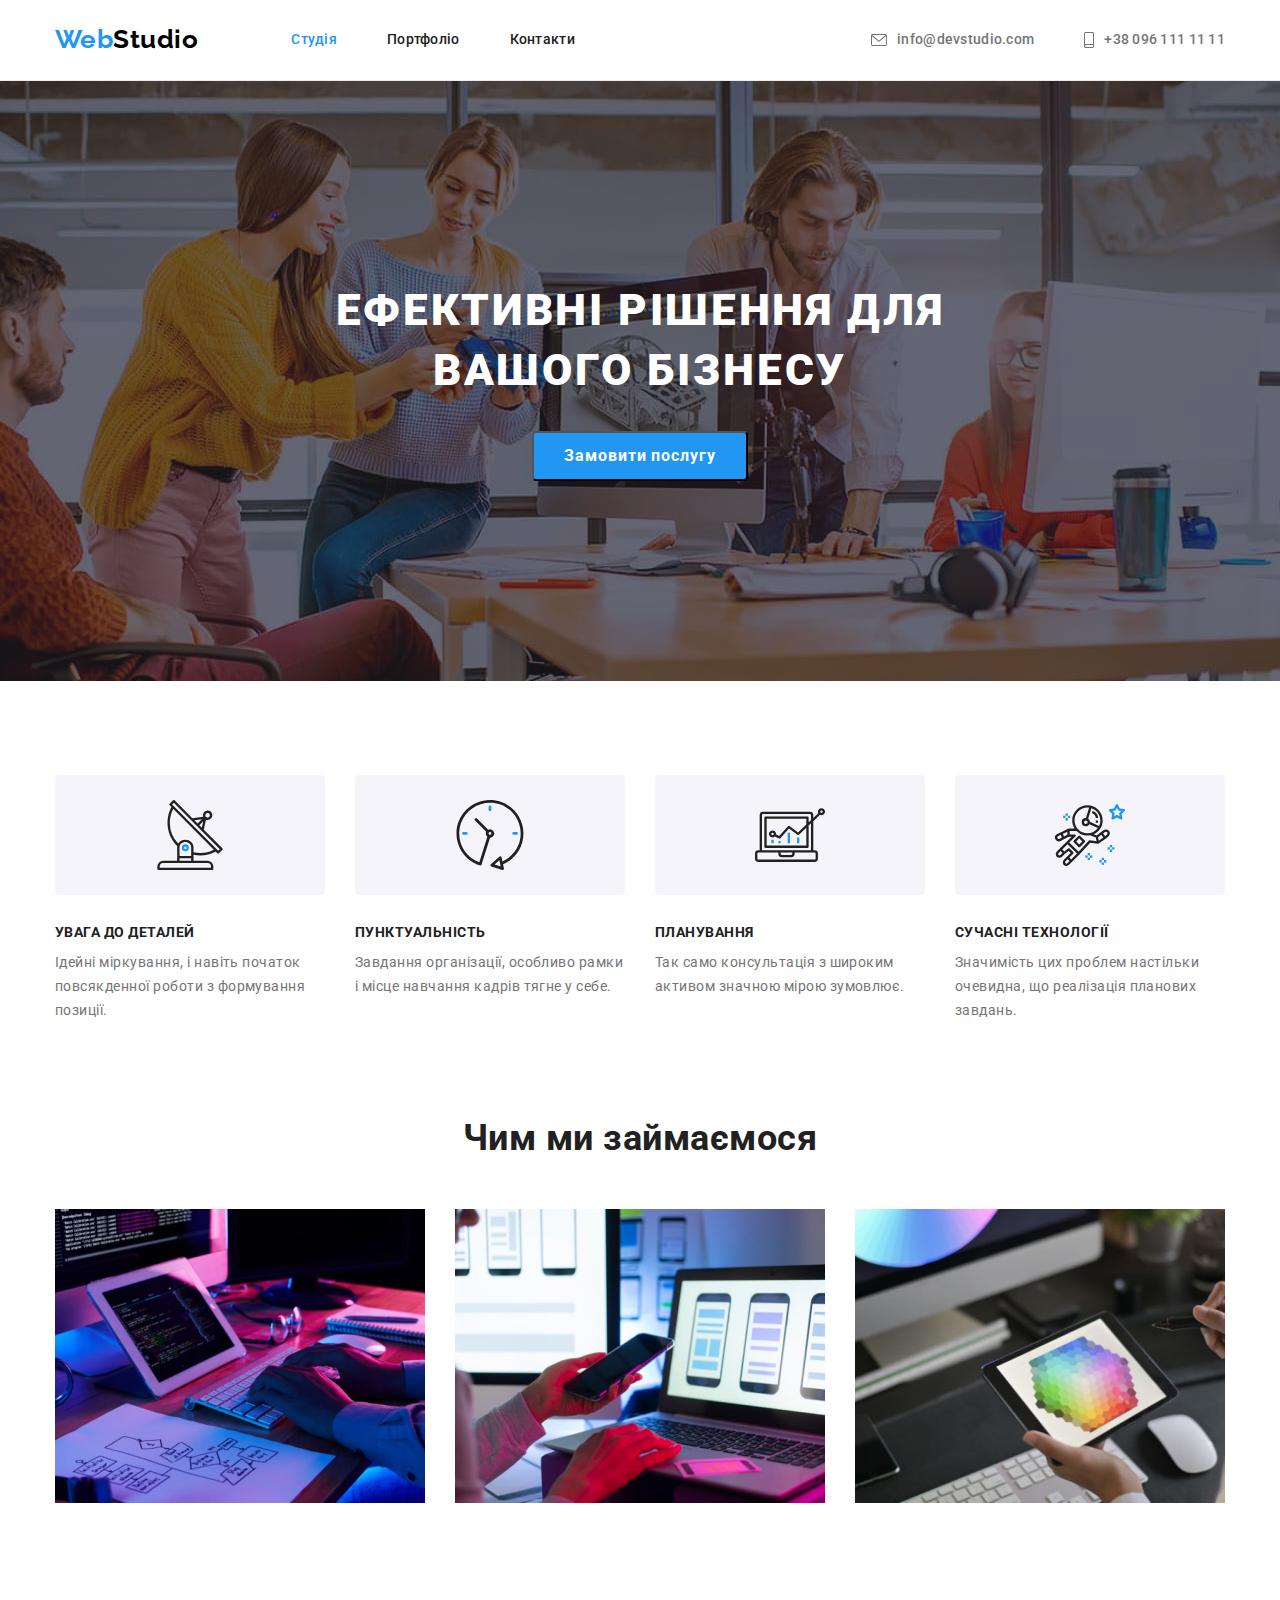
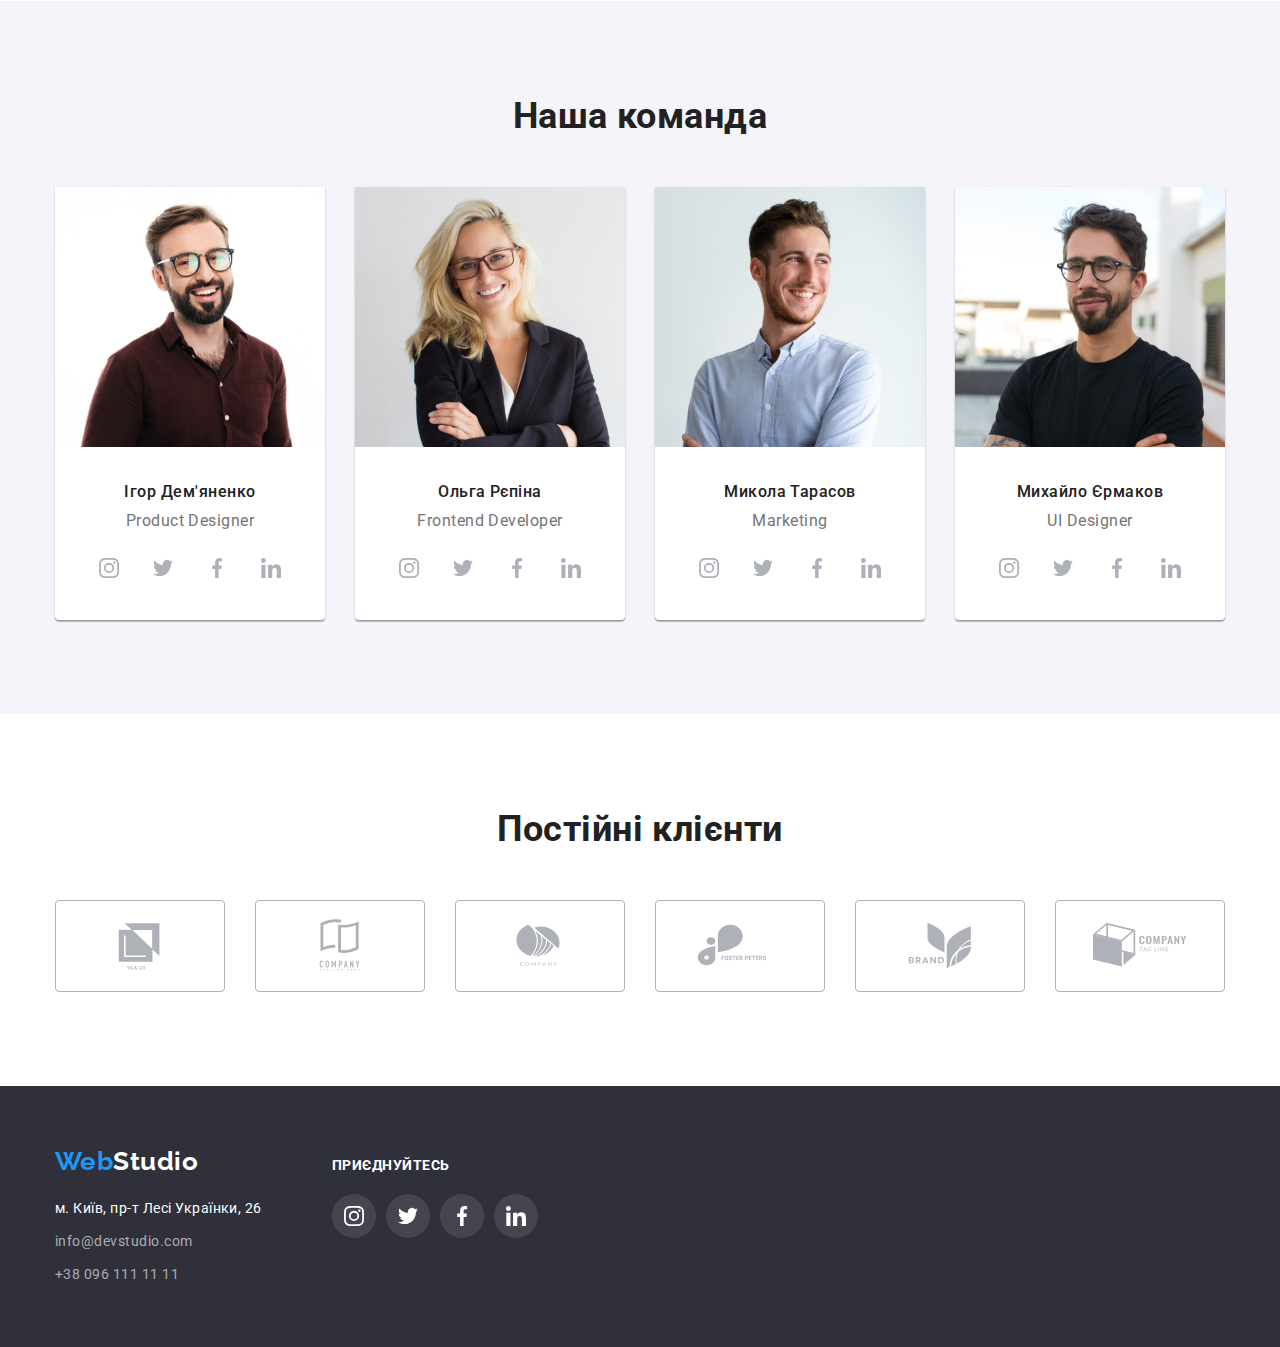
<file: index.html>
<!DOCTYPE html>
<html lang="uk">
  <head>
    <meta charset="UTF-8" />
    <meta http-equiv="X-UA-Compatible" content="IE=edge" />
    <meta name="viewport" content="width=device-width, initial-scale=1.0" />
    <title>Студія</title>
    <link
      href="https://fonts.googleapis.com/css2?family=Raleway:wght@700&family=Roboto:wght@400;500;700;900&display=swap"
      rel="stylesheet"
    />
    <link
      rel="stylesheet"
      href="https://cdnjs.cloudflare.com/ajax/libs/modern-normalize/1.1.0/modern-normalize.css"
    />
    <link rel="stylesheet" href="./css/styles.css" />
  </head>
  <body>
    <!-- Header -->
    <header class="page-header">
      <div class="container">
        <!-- Site Navigation: -->

        <!-- Site Logo -->
        <a href="./index.html" class="logo"
          ><span class="accent">Web</span>Studio</a
        >
        <nav>
          <ul class="site-nav list">
            <!-- Link list -->
            <li class="item">
              <a href="./index.html" class="current-page link">Студія</a>
            </li>
            <li class="item">
              <a href="./portfolio.html" class="link">Портфоліо</a>
            </li>
            <li class="item">
              <a href="#" class="link">Контакти</a>
            </li>
          </ul>
        </nav>
        <!-- End Site Navigation -->
        <!-- Contacts: -->
        <ul class="contacts-nav list">
          <li class="item">
            <a href="mailto:info@devstudio.com" class="link">
              <svg class="mail-icon" width="16" height="12">
                <use href="./images/icons.svg#envelope"></use>
              </svg>
              info@devstudio.com
             </a>
          </li>
          <li class="item">
            <a href="tel:+380961111111" class="link">
              <svg class="tel-icon" width="10" height="16">
                <use href="./images/icons.svg#smartphone"></use>
              </svg>
              <span class="tel-number">+38 096 111 11 11</span>
            </a>
          </li>
        </ul>
        <!-- End Contacts -->
      </div>
    </header>
    <!-- End Header -->

    <!-- Main content: -->
    <main>
      <!-- HERO: -->
      <section class="hero">
         <div class="container">
          <h1 class="hero-title">Ефективні рішення для вашого бізнесу</h1>
          <button type="button" class="button">Замовити послугу</button>
         </div>
      </section>
      <!-- End HERO -->

      <!-- Features: -->
      <section class="section feature-section">
        <div class="container">
          <h2 class="section-title visually-hidden">Наші переваги</h2>
          <ul class="feature-list list">
            <li class="item">
              <div class="feature-container">
                <svg class="feature-icon" width="70" height="70">
                  <use href="./images/icons.svg#antenna"></use>
                </svg>
              </div>
              <h3 class="title">Увага до деталей</h3>
              <p class="feature-descr">
                Ідейні міркування, і навіть початок повсякденної роботи з
                формування позиції.
              </p>
            </li>
            <li class="item">
              <div class="feature-container">
                <svg class="feature-icon" width="70" height="70">
                  <use href="./images/icons.svg#clock"></use>
                </svg>
              </div>
              <h3 class="title">Пунктуальність</h3>
              <p class="feature-descr">
                Завдання організації, особливо рамки і місце навчання кадрів
                тягне у себе.
              </p>
            </li>
            <li class="item">
              <div class="feature-container">
                <svg class="feature-icon" width="70" height="70">
                  <use href="./images/icons.svg#diagram"></use>
                </svg>
              </div>
              <h3 class="title">Планування</h3>
              <p class="feature-descr">
                Так само консультація з широким активом значною мірою зумовлює.
              </p>
            </li>
            <li class="item">
              <div class="feature-container">
                <svg class="feature-icon" width="70" height="70">
                  <use href="./images/icons.svg#astronaut"></use>
                </svg>
              </div>
              <h3 class="title">Сучасні технології</h3>
              <p class="feature-descr">
                Значимість цих проблем настільки очевидна, що реалізація
                планових завдань.
              </p>
            </li>
          </ul>
        </div>
      </section>
      <!-- End Features -->

      <!-- Directions: -->
      <section class="section">
        <div class="container">
          <h2 class="section-title">Чим ми займаємося</h2>
          <ul class="direction-list list">
            <li class="item">
              <img
                src="./images/img1.jpg"
                alt="Веб-розробка"
                width="370"
                height="294"
              />
            </li>
            <li class="item">
              <img
                src="./images/img2.jpg"
                alt="Мобільна розробка"
                width="370"
                height="294"
              />
            </li>
            <li class="item">
              <img
                src="./images/img3.jpg"
                alt="Дизайн"
                width="370"
                height="294"
              />
            </li>
          </ul>
        </div>
      </section>
      <!-- End Directions -->

      <!-- Team Members: -->
      <section class="team-section section">
        <div class="container">
          <h2 class="section-title">Наша команда</h2>
          <ul class="member-list list">
            <li class="member-card">
              <img
                src="./images/team-card1.jpg"
                alt="Учасник 1"
                width="270"
                height="260"
              />
              <div class="card-container">
                <h3 class="title">Ігор Дем'яненко</h3>
                <p class="card-descr" lang="en">Product Designer</p>
                <ul class="net-list list">
                  <li class="item">
                    <a href="#" class="net-link link">
                      <span class="visually-hidden">Посилання на Instagram</span>
                      <svg class="net-icon" width="20" height="20">
                        <use href="./images/icons.svg#instagram"></use>
                      </svg>
                    </a>
                  </li>
                  <li class="item">
                    <a href="#" class="net-link link">
                      <span class="visually-hidden">Посилання на Twitter</span>
                      <svg class="net-icon" width="20" height="20">
                        <use href="./images/icons.svg#twitter"></use>
                      </svg>
                    </a>
                  </li>
                  <li class="item">
                    <a href="#" class="net-link link">
                      <span class="visually-hidden">Посилання на Facebook</span>
                      <svg class="net-icon" width="20" height="20">
                        <use href="./images/icons.svg#facebook"></use>
                      </svg>
                    </a>
                  </li>
                  <li class="item">
                    <a href="#" class="net-link link">
                      <span class="visually-hidden">Посилання на LinkedIn</span>
                      <svg class="net-icon" width="20" height="20">
                        <use href="./images/icons.svg#linkedin"></use>
                      </svg>
                    </a>
                  </li>
                </ul>
              </div>
            </li>
            <li class="member-card">
              <img
                src="./images/team-card2.jpg"
                alt="Учасник 2"
                width="270"
                height="260"
              />
              <div class="card-container">
                <h3 class="title">Ольга Рєпіна</h3>
                <p class="card-descr" lang="en">Frontend Developer</p>
                <ul class="net-list list">
                  <li class="item">
                    <a href="#" class="net-link link">
                      <span class="visually-hidden">Посилання на Instagram</span>
                      <svg class="net-icon" width="20" height="20">
                        <use href="./images/icons.svg#instagram"></use>
                      </svg>
                    </a>
                  </li>
                  <li class="item">
                    <a href="#" class="net-link link">
                      <span class="visually-hidden">Посилання на Twitter</span>
                      <svg class="net-icon" width="20" height="20">
                        <use href="./images/icons.svg#twitter"></use>
                      </svg>
                    </a>
                  </li>
                  <li class="item">
                    <a href="#" class="net-link link">
                      <span class="visually-hidden">Посилання на Facebook</span>
                      <svg class="net-icon" width="20" height="20">
                        <use href="./images/icons.svg#facebook"></use>
                      </svg>
                    </a>
                  </li>
                  <li class="item">
                    <a href="#" class="net-link link">
                      <span class="visually-hidden">Посилання на LinkedIn</span>
                      <svg class="net-icon" width="20" height="20">
                        <use href="./images/icons.svg#linkedin"></use>
                      </svg>
                    </a>
                  </li>
                </ul>
              </div>
            </li>
            <li class="member-card">
              <img
                src="./images/team-card3.jpg"
                alt="Учасник 3"
                width="270"
                height="260"
              />
              <div class="card-container">
                <h3 class="title">Микола Тарасов</h3>
                <p class="card-descr" lang="en">Marketing</p>
                <ul class="net-list list">
                  <li class="item">
                    <a href="#" class="net-link link">
                      <span class="visually-hidden">Посилання на Instagram</span>
                      <svg class="net-icon" width="20" height="20">
                        <use href="./images/icons.svg#instagram"></use>
                      </svg>
                    </a>
                  </li>
                  <li class="item">
                    <a href="#" class="net-link link">
                      <span class="visually-hidden">Посилання на Twitter</span>
                      <svg class="net-icon" width="20" height="20">
                        <use href="./images/icons.svg#twitter"></use>
                      </svg>
                    </a>
                  </li>
                  <li class="item">
                    <a href="#" class="net-link link">
                      <span class="visually-hidden">Посилання на Facebook</span>
                      <svg class="net-icon" width="20" height="20">
                        <use href="./images/icons.svg#facebook"></use>
                      </svg>
                    </a>
                  </li>
                  <li class="item">
                    <a href="#" class="net-link link">
                      <span class="visually-hidden">Посилання на LinkedIn</span>
                      <svg class="net-icon" width="20" height="20">
                        <use href="./images/icons.svg#linkedin"></use>
                      </svg>
                    </a>
                  </li>
                </ul>
              </div>
            </li>
            <li class="member-card">
              <img
                src="./images/team-card4.jpg"
                alt="Учасник 4"
                width="270"
                height="260"
              />
              <div class="card-container">
                <h3 class="title">Михайло Єрмаков</h3>
                <p class="card-descr" lang="en">UI Designer</p>
                <ul class="net-list list">
                  <li class="item">
                    <a href="#" class="net-link link">
                      <span class="visually-hidden">Посилання на Instagram</span>
                      <svg class="net-icon" width="20" height="20">
                        <use href="./images/icons.svg#instagram"></use>
                      </svg>
                    </a>
                  </li>
                  <li class="item">
                    <a href="#" class="net-link link">
                      <span class="visually-hidden">Посилання на Twitter</span>
                      <svg class="net-icon" width="20" height="20">
                        <use href="./images/icons.svg#twitter"></use>
                      </svg>
                    </a>
                  </li>
                  <li class="item">
                    <a href="#" class="net-link link">
                      <span class="visually-hidden">Посилання на Facebook</span>
                      <svg class="net-icon" width="20" height="20">
                        <use href="./images/icons.svg#facebook"></use>
                      </svg>
                    </a>
                  </li>
                  <li class="item">
                    <a href="#" class="net-link link">
              <span class="visually-hidden">Посилання на LinkedIn</span>
                      <svg class="net-icon" width="20" height="20">
                        <use href="./images/icons.svg#linkedin"></use>
                      </svg>
                    </a>
                  </li>
                </ul>
              </div>
            </li>
          </ul>
        </div>
      </section>
      <!-- End Team Members -->

      <!-- Clients: -->
      <section class="section clients-section">
        <div class="container">
           <h2 class="section-title">Постійні клієнти</h2>
           <ul class="client-list list">
            <li class="item">
              <a href="#" class="client-link link">
                <span class="visually-hidden">Посилання на сторінку компанії</span>
                <svg class="client-icon" width="106" height="60">
                  <use href="./images/icons.svg#client1"></use>
                </svg>
              </a>
            </li>
            <li class="item">
              <a href="#" class="client-link link">
                <span class="visually-hidden">Посилання на сторінку компанії</span>
                <svg class="client-icon" width="106" height="60">
                  <use href="./images/icons.svg#client2"></use>
                </svg>
              </a>
            </li>
            <li class="item">
              <a href="#" class="client-link link">
                <span class="visually-hidden">Посилання на сторінку компанії</span>
                <svg class="client-icon" width="106" height="60">
                  <use href="./images/icons.svg#client3"></use>
                </svg>
              </a>
            </li>
            <li class="item">
              <a href="#" class="client-link link">
                <span class="visually-hidden">Посилання на сторінку компанії</span>
                <svg class="client-icon" width="106" height="60">
                  <use href="./images/icons.svg#client4"></use>
                </svg>
              </a>
            </li>
            <li class="item">
              <a href="#" class="client-link link">
                <span class="visually-hidden">Посилання на сторінку компанії</span>
                <svg class="client-icon" width="106" height="60">
                  <use href="./images/icons.svg#client5"></use>
                </svg>
              </a>
            </li>
            <li class="item">
              <a href="#" class="client-link link">
                <span class="visually-hidden">Посилання на сторінку компанії</span>
                <svg class="client-icon" width="106" height="60">
                  <use href="./images/icons.svg#client6"></use>
                </svg>
              </a>
            </li>
           </ul>
        </div>
      </section>
      <!-- End Clients -->

    </main>
    <!-- End Main Content -->

    <!-- Footer: -->
    <footer class="page-footer">
      <div class="container">

        <!-- Contacts: -->
        <div class="footer-container">
          <address>
            <!-- Site Logo -->
             <a href="./index.html" class="logo"><span class="accent">Web</span>Studio</a>
               <ul class="address-list list">
                 <li class="item">
                   <a
                     href="https://goo.gl/maps/x9aKFmAfyXgnvs488"
                     target="_blank"
                     rel="noopener noreferrer nofollow"
                     class="address-link"
                     >м. Київ, пр-т Лесі Українки, 26</a
                   >
                 </li>
                 <li class="item">
                   <a href="mailto:info@devstudio.com" class="link"
                     >info@devstudio.com</a
                   >
                 </li>
                 <li class="item">
                   <a href="tel:+380961111111" class="link">+38 096 111 11 11</a>
                 </li>
               </ul>
             </address>
             
             <div class="net-container">
               <p class="text">Приєднуйтесь</p>
               <ul class="net-list list">
                 <li class="item">
                   <a href="#" class="net-link link">
                     <span class="visually-hidden">Посилання на Instagram</span>
                     <svg class="net-icon" width="20" height="20">
                       <use href="./images/icons.svg#instagram"></use>
                     </svg>
                   </a>
                 </li>
                 <li class="item">
                   <a href="#" class="net-link link">
                     <span class="visually-hidden">Посилання на Twitter</span>
                     <svg class="net-icon" width="20" height="20">
                       <use href="./images/icons.svg#twitter"></use>
                     </svg>
                   </a>
                 </li>
                 <li class="item">
                   <a href="#" class="net-link link">
                     <span class="visually-hidden">Посилання на Facebook</span>
                     <svg class="net-icon" width="20" height="20">
                       <use href="./images/icons.svg#facebook"></use>
                     </svg>
                   </a>
                 </li>
                 <li class="item">
                   <a href="#" class="net-link link">
                      <span class="visually-hidden">Посилання на LinkedIn</span>
                     <svg class="net-icon" width="20" height="20">
                       <use href="./images/icons.svg#linkedin"></use>
                     </svg>
                   </a>
                 </li>
               </ul>
             </div>
        </div>
      <!-- End Contacts -->

      </div>
    </footer>
    <!-- End Footer -->
  </body>
</html>
</file>
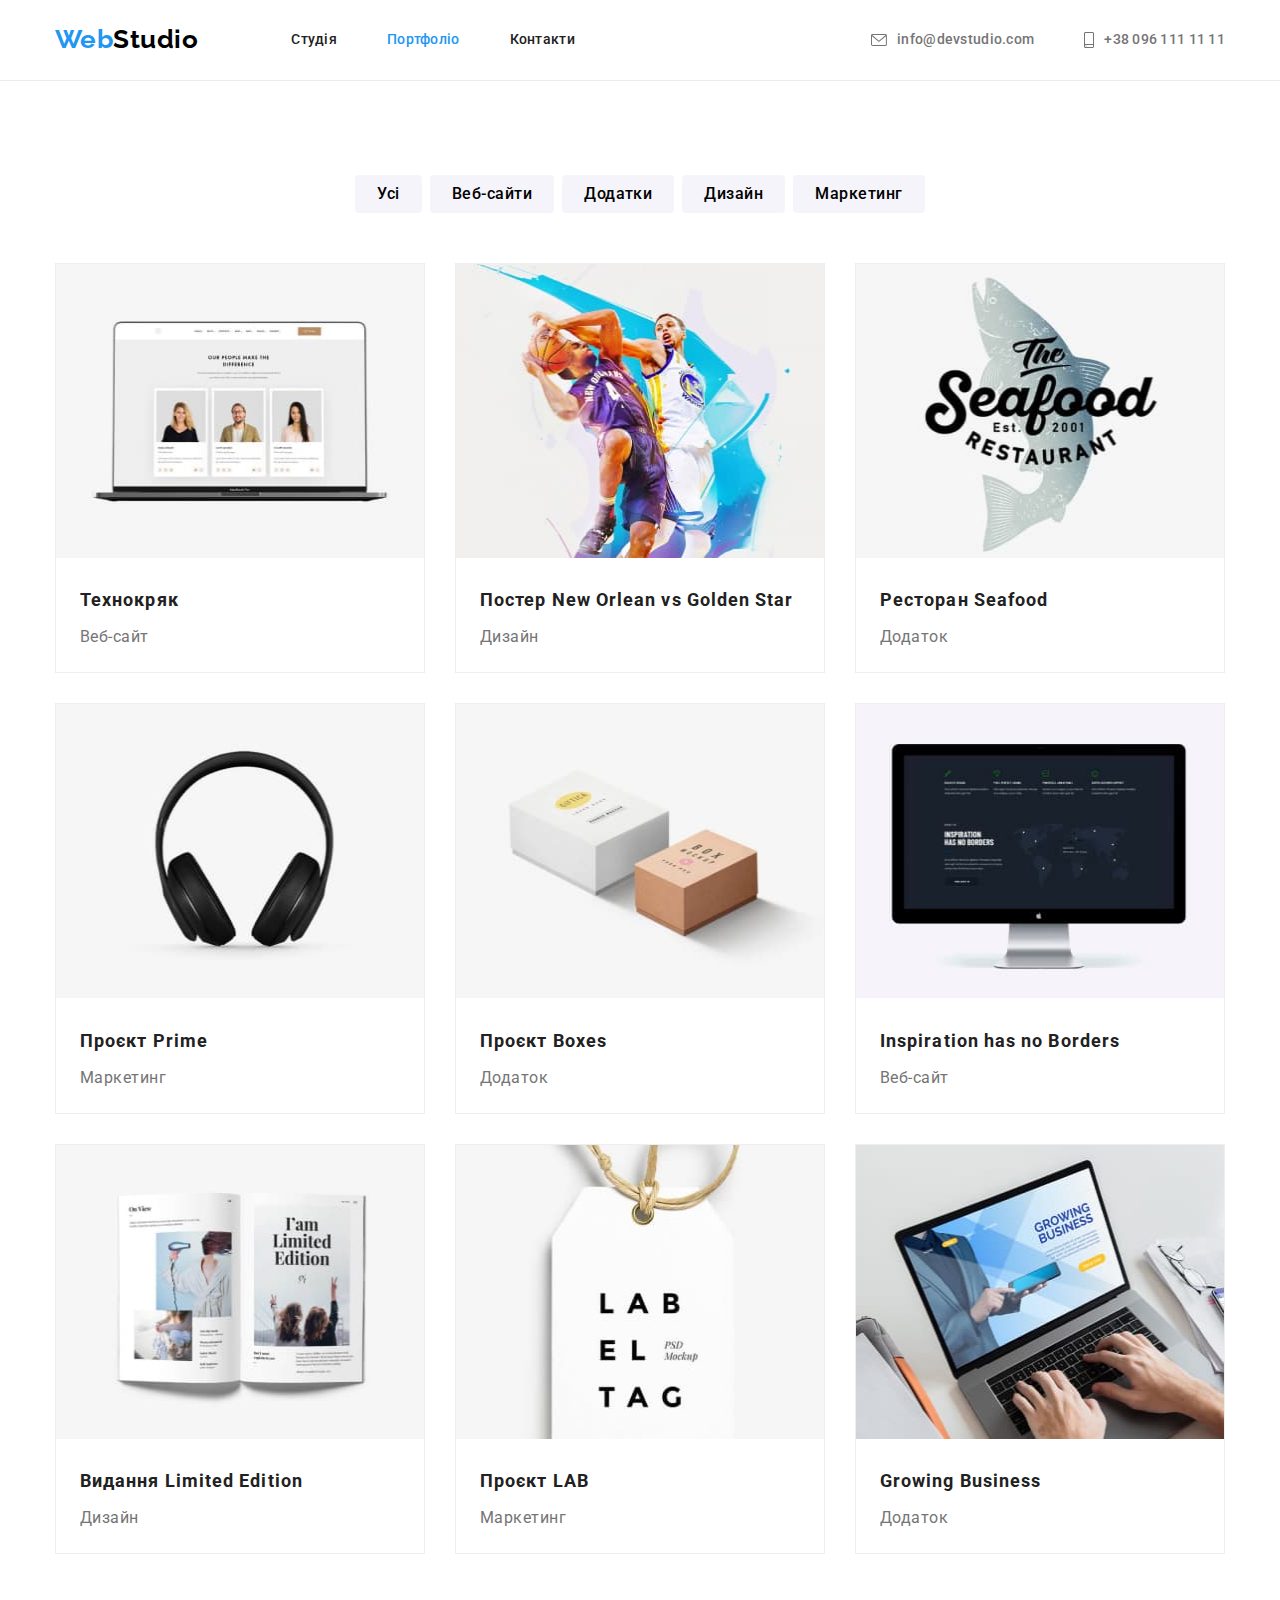
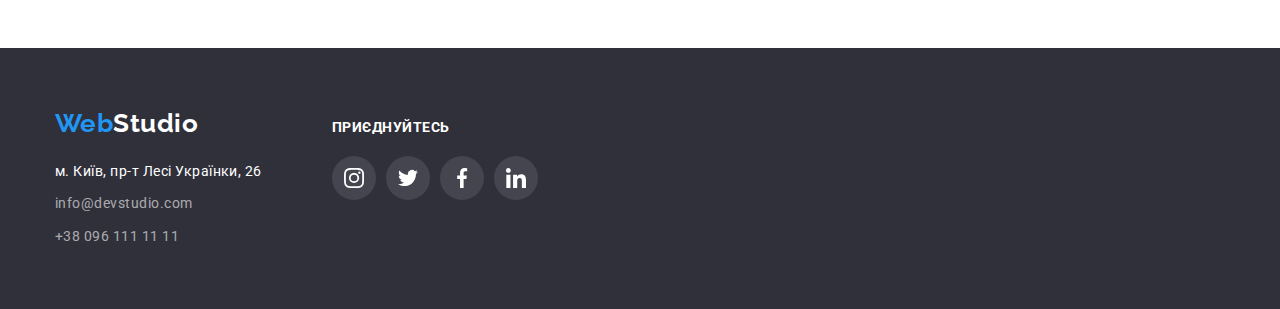
<file: portfolio.html>
<!DOCTYPE html>
<html lang="uk">
<head>
    <meta charset="UTF-8">
    <meta http-equiv="X-UA-Compatible" content="IE=edge">
    <meta name="viewport" content="width=device-width, initial-scale=1.0">
    <title>Портфоліо</title>
    <link href="https://fonts.googleapis.com/css2?family=Raleway:wght@700&family=Roboto:wght@400;500;700;900&display=swap" rel="stylesheet">
    <link rel="stylesheet" href="https://cdnjs.cloudflare.com/ajax/libs/modern-normalize/1.1.0/modern-normalize.css">
    <link rel="stylesheet" href="./css/styles.css">
    
</head>
<body>
     <!-- Header -->
     <header class="page-header">
      <div class="container">
         
        <!-- Site Navigation: -->
  
         <!-- Site Logo -->
       <a href="./index.html" class="logo"><span class="accent">Web</span>Studio</a>
        <nav>
         
         <ul class="site-nav list">
           <!-- Link list -->
           <li class="item">
             <a href="./index.html" class="link">Студія</a>
           </li>
           <li class="item">
             <a href="./portfolio.html" class="current-page link">Портфоліо</a>
           </li>
           <li class="item">
             <a href="#" class="link">Контакти</a>
           </li>
         </ul>
       </nav>
       <!-- End Site Navigation -->
       <!-- Contacts: -->
       <ul class="contacts-nav list">
        <li class="item">
          <a href="mailto:info@devstudio.com" class="link">
            <svg class="mail-icon" width="16" height="12">
              <use href="./images/icons.svg#envelope"></use>
            </svg>
            info@devstudio.com
           </a>
        </li>
        <li class="item">
          <a href="tel:+380961111111" class="link">
            <svg class="tel-icon" width="10" height="16">
              <use href="./images/icons.svg#smartphone"></use>
            </svg>
            <span class="tel-number">+38 096 111 11 11</span>
          </a>
        </li>
      </ul>
       <!-- End Contacts -->
      </div>
      </header>
      <!-- End Header -->
<!-- Main Content: -->
 <main>
    <!-- Projects: -->
<section class="projects-section">
<div class="container">
  <h1 class="title visually-hidden">Галерея проектів</h1>
  <!-- Filter: -->
  <ul class="filter list">
      <li class="item"><button type="button" class="button">Усі</button></li>
      <li class="item"><button type="button" class="button">Веб-сайти</button></li>
      <li class="item"><button type="button" class="button">Додатки</button></li>
      <li class="item"><button type="button" class="button">Дизайн</button></li>
      <li class="item"><button type="button" class="button">Маркетинг</button></li>
  </ul>
  <!-- Links to projects: -->
  <ul class="project-list list">
      <li class="project-card">
          <a href="#" class="link">
              <img class="card-image" src="./images/macbook-screan.jpg" alt="Сторінка сайту Технокряк" width="370" height="294">
              <div class="card-container">
                <h2 class="title">Технокряк</h2>
              <p class="card-descr">Веб-сайт</p>
              </div>
          </a>
      </li>
      <li class="project-card">
          <a href="#" class="link">
              <img class="card-image" src="./images/match-poster.jpg" alt="Афіша баскетбольного матчу" width="370" height="294">
             <div class="card-container">
              <h2 class="title">Постер <span lang="en">New Orlean vs Golden Star</span></h2>
              <p class="card-descr">Дизайн</p>
             </div>
          </a>
      </li>
      <li class="project-card">
          <a href="#" class="link">
              <img class="card-image" src="./images/restaurant-logo.jpg" alt="Логотип ресторану" width="370" height="294">
              <div class="card-container">
                <h2 class="title">Ресторан <span lang="en">Seafood</span></h2>
              <p class="card-descr">Додаток</p>
              </div>
          </a>
      </li>
      <li class="project-card">
          <a href="#" class="link">
              <img class="card-image" src="./images/headphones.jpg" alt="Навушники" width="370" height="294">
              <div class="card-container">
                <h2 class="title">Проєкт <span lang="en">Prime</span></h2>
              <p class="card-descr">Маркетинг</p>
              </div>
          </a>
      </li>
      <li class="project-card">
          <a href="#" class="link">
              <img class="card-image" src="./images/boxes.jpg" alt="Біла та коричнева коробки" width="370" height="294">
             <div class="card-container">
              <h2 class="title">Проєкт <span lang="en">Boxes</span></h2>
              <p class="card-descr">Додаток</p>
             </div>
          </a>
      </li>
      <li class="project-card">
          <a href="#" class="link">
              <img class="card-image" src="./images/monitor.jpg" alt="Комп'ютерний монітор" width="370" height="294">
            <div class="card-container">
              <h2 class="title" lang="en">Inspiration has no Borders</h2>
              <p class="card-descr">Веб-сайт</p>
            </div>
          </a>
      </li>
      <li class="project-card">
          <a href="#" class="link">
              <img class="card-image" src="./images/magazine.jpg" alt="Журнал" width="370" height="294">
              <div class="card-container">
                <h2 class="title">Видання <span lang="en">Limited Edition</span></h2>
              <p class="card-descr">Дизайн</p>
              </div>
          </a>
      </li>
      <li class="project-card">
          <a href="#" class="link">
              <img class="card-image" src="./images/lab-tag.jpg" alt="Товарна бірка" width="370" height="294">
             <div class="card-container">
              <h2 class="title">Проєкт LAB</h2>
              <p class="card-descr">Маркетинг</p>
             </div>
          </a>
      </li>
      <li class="project-card">
          <a href="#" class="link">
              <img class="card-image" src="./images/laptop.jpg" alt="Ноутбук" width="370" height="294">
              <div class="card-container">
                <h2 class="title" lang="en">Growing Business</h2>
              <p class="card-descr">Додаток</p>
              </div>
          </a>
      </li>
  </ul>

</div>
</section>
<!-- End Projects -->
</main>
<!-- End Main Content -->

 <!-- Footer: -->
 <footer class="page-footer">
  <div class="container">

    <!-- Contacts: -->
    <div class="footer-container">
      <address>
        <!-- Site Logo -->
         <a href="./index.html" class="logo"><span class="accent">Web</span>Studio</a>
           <ul class="address-list list">
             <li class="item">
               <a
                 href="https://goo.gl/maps/x9aKFmAfyXgnvs488"
                 target="_blank"
                 rel="noopener noreferrer nofollow"
                 class="address-link"
                 >м. Київ, пр-т Лесі Українки, 26</a
               >
             </li>
             <li class="item">
               <a href="mailto:info@devstudio.com" class="link"
                 >info@devstudio.com</a
               >
             </li>
             <li class="item">
               <a href="tel:+380961111111" class="link">+38 096 111 11 11</a>
             </li>
           </ul>
         </address>
         
         <div class="net-container">
           <p class="text">Приєднуйтесь</p>
           <ul class="net-list list">
             <li class="item">
               <a href="#" class="net-link link">
                 <span class="visually-hidden">Посилання на Instagram</span>
                 <svg class="net-icon" width="20" height="20">
                   <use href="./images/icons.svg#instagram"></use>
                 </svg>
               </a>
             </li>
             <li class="item">
               <a href="#" class="net-link link">
                 <span class="visually-hidden">Посилання на Twitter</span>
                 <svg class="net-icon" width="20" height="20">
                   <use href="./images/icons.svg#twitter"></use>
                 </svg>
               </a>
             </li>
             <li class="item">
               <a href="#" class="net-link link">
                 <span class="visually-hidden">Посилання на Facebook</span>
                 <svg class="net-icon" width="20" height="20">
                   <use href="./images/icons.svg#facebook"></use>
                 </svg>
               </a>
             </li>
             <li class="item">
               <a href="#" class="net-link link">
                  <span class="visually-hidden">Посилання на LinkedIn</span>
                 <svg class="net-icon" width="20" height="20">
                   <use href="./images/icons.svg#linkedin"></use>
                 </svg>
               </a>
             </li>
           </ul>
         </div>
    </div>
  <!-- End Contacts -->

  </div>
</footer>
  <!-- End Footer -->

</body>
</html>
</file>
<file: css/styles.css>
/* Color Palette: */
:root {
  --primary-black-color: #000000;
  --primary-white-color: #ffffff;
  --primary-bg-color: #f5f5f5;
  --secondary-bg-color: #f5f4fa;
  --footer-bg-color: #2f303a;
  --primary-text-color: #757575;
  --title-text-color: #212121;
  --accent-color: #2196f3;
  --contacts-text-color: rgba(255, 255, 255, 0.6);
  --hero-overlay-color:  linear-gradient(rgba(47, 48, 58, 0.4), rgba(47, 48, 58, 0.4));
  --icon-gray-color: #AFB1B8;
}

body {
  background-color: var(--primary-white-color);
  color: var(--primary-text-color);

  font-family: "Roboto", sans-serif;
  letter-spacing: 0.03em;
}

h1, h2, h3, h4, h5, h6, p, ul {
  padding: 0;
  margin: 0;
}

.container {
  width: 1200px;
  margin: 0 auto;
  padding-left: 15px;
  padding-right: 15px;
  /* outline: 2px dashed tomato; */
}

/* Header styles: */
.page-header .container {
  display: flex;
  align-items: center;
}

.page-header {
  background-color: var(--primary-white-color);

  border-bottom: 1px solid #ECECEC;
}

/* Site-Nav styles: */
/* Logo: */
.logo {
  color: var(--primary-black-color);

  font-family: "Raleway", sans-serif;
  font-weight: 700;
  font-size: 26px;
  line-height: 1.2;
}
.accent {
  color: var(--accent-color);
}

.list {
  list-style: none;
}

.link,
.address-link,
.logo {
  text-decoration: none;
}

.site-nav {
  display: flex;
  margin-left: 93px;
}

/* .site-nav .item {
  outline: 1px dashed teal;
} */

/* .site-nav .item:not(:last-child) {
  margin-right: 50px;
} */
.site-nav .item + .item {
  margin-left: 50px;
}

.site-nav .link {
  color: var(--title-text-color);

  display: block;
  padding-top: 32px;
  padding-bottom: 32px;
}

/* Contacts styles: */
.contacts-nav {
  display: flex;
  margin-left: auto;
  align-items: center;
}

.mail-icon,
.tel-icon {
  fill: currentColor;
}

.contacts-nav .item + .item {
  margin-left: 50px;
}

.contacts-nav .link {
  color: var(--primary-text-color);

  display: flex;
  gap: 10px;
  align-items: center;
  padding-top: 32px;
  padding-bottom: 32px;
}

.site-nav .link,
.contacts-nav .link {
    font-weight: 500;
  font-size: 14px;
  line-height: 1.14;
  letter-spacing: 0.02em;
}

.logo:hover,
.logo:focus,
.site-nav .link:hover,
.site-nav .link:focus,
.contacts-nav .link:hover,
.contacts-nav .link:focus,
.page-footer .link:hover,
.page-footer .link:focus  {
  color: var(--accent-color);
}

.site-nav .current-page {
  color: var(--accent-color);
}
/* End Header styles */

/* Hero styles: */
.hero {
  margin-left: auto;
  margin-right: auto;
  padding-top: 200px;
  padding-bottom: 200px;

  max-width: 1600px;
  height: 600px;

  text-align: center;
  background-color: var(--footer-bg-color);
  background-image:
  var(--hero-overlay-color),
  url(../images/hero-overlay.jpg); 
  background-repeat: no-repeat;
  background-position: center;
}

.hero-title {
  width: 696px;
  margin-left: auto;
  margin-right: auto;
  margin-bottom: 30px;

  color: var(--primary-white-color);

  font-style: normal;
  font-weight: 900;
  font-size: 44px;
  line-height: 1.36;
  letter-spacing: 0.06em;
  text-transform: uppercase;
}

.hero .button {
  display: inline-block;
  align-items: center;
  border-radius: 4px;
  width: 216px;
  height: 50px;
  
  background-color: var(--accent-color);
  color: var(--primary-white-color);

  font-family: inherit;
  font-weight: 700;
  font-size: 16px;
  line-height: 1.88;
  letter-spacing: 0.06em;
  cursor: pointer;
}
/* End Hero styles */

/* Features, Directions & Team Members styles: */
.section {
  padding-top: 94px;
  padding-bottom: 94px;
}

.section .section-title,
.team-section .section-title {
  color: var(--title-text-color);

  font-style: normal;
  font-weight: 700;
  font-size: 36px;
  line-height: 1.17;
  text-align: center;
}

/* Features styles: */
.feature-section {
  padding-bottom: 0;
}

.feature-list {
  display: flex;
}

/* .feature-list .item {
  outline: 1px dashed teal;
} */

.feature-list .item + .item {
  margin-left: 30px;
}

/* Hidden section title styles: */
.visually-hidden {
    position: absolute;
    white-space: nowrap;
    width: 1px;
    height: 1px;
    overflow: hidden;
    border: 0;
    padding: 0;
    clip: rect(0 0 0 0);
    clip-path: inset(50%);
    margin: -1px;
}
.feature-container {
 display: flex;
 justify-content: center;
 align-items: center;
 margin-bottom: 30px;

 width: 270px; 
 height: 120px;

 background-color: var(--secondary-bg-color);
 border-radius: 4px;
 /* outline: 1px dashed teal; */
}

.feature-list .title {
  color: var(--title-text-color);

  font-style: normal;
  font-weight: 700;
  font-size: 14px;
  line-height: 1.14;
  text-transform: uppercase;

  margin-bottom: 10px;
}

.feature-descr {
  font-size: 14px;
  line-height: 1.71;
}

/* Directions styles: */
.direction-list {
  display: flex;
}

/* .direction-list .item {
  outline: 1px dashed teal;
} */

.section .section-title {
  margin-bottom: 50px;
}

.direction-list .item + .item {
  margin-left: 30px;
}

/* Team styles: */
.team-section {
  background-color: var(--secondary-bg-color);
}

.team-section .section-title {
  margin-bottom: 50px;
}

.member-list {
  display: flex;
}

/* .member-list .member-card {
  outline: 1px dashed teal;
} */

.member-list .member-card + .member-card {
  margin-left: 30px;
}

.team-section .member-card {
  background-color: var(--primary-white-color);
  box-shadow: 0px 1px 3px rgba(0, 0, 0, 0.12), 0px 1px 1px rgba(0, 0, 0, 0.14), 0px 2px 1px rgba(0, 0, 0, 0.2);
  border-radius: 0px 0px 4px 4px;
}

.member-card .card-container {
padding-top: 30px;
padding-bottom: 30px;
}

.member-card .title {
  margin-bottom: 10px;

  color: var(--title-text-color);

  font-style: normal;
  font-weight: 500;
}

.member-card .title,
.member-card .card-descr {
    font-size: 16px;
    line-height: 1.19;
    text-align: center;
}

.member-card .card-descr {
  margin-bottom: 16px;
}

.member-card .net-list {
  display: flex;
  justify-content: center;
  gap: 10px;
  
}

.member-card .net-link {
  display: flex;
  justify-content: center;
  align-items: center;
  background-color: var(--primary-white-color);
  width: 44px;
  height: 44px;
  border-radius: 50%;

  /* outline: 1px dashed teal; */
}

.member-card .net-icon {
 fill: var(--icon-gray-color);
}
/* End Features, Directions & Team Members styles */

/* Clients styles: */
.client-list {
  display: flex;
  align-items: center;
  gap: 30px;
}

.client-link {
  display: flex;
  justify-content: center;
  align-items: center;

  width: 170px;
  height: 92px;
  border: 1px solid var(--icon-gray-color);
  border-radius: 4px;
}

.client-icon {
  fill: var(--icon-gray-color);
  /* outline: 1px dashed teal; */
}

.client-link:hover,
.client-link:focus {
  border-color: var(--accent-color);
}

.client-link:hover .client-icon,
.client-link:focus .client-icon {
  fill: var(--accent-color);
}
/* End Clients styles */

/* Footer styles: */
.page-footer {
  padding-top: 60px;
  padding-bottom: 60px;

  background-color: var(--footer-bg-color);
}

.footer-container {
display: flex;
align-items: baseline;

  /* outline: 1px dashed teal; */
}

.page-footer .logo {
  display: inline-block;
  margin-bottom: 20px;

  color: var(--primary-white-color);
  font-style: normal;
}

.page-footer .link {
  /* outline: 1px dotted teal; */
 display: inline-block;


  color: var(--contacts-text-color);

  font-style: normal;
  font-size: 14px;
  line-height: 1.71;
}

.address-list .item + .item {
  margin-top: 9px;
}

.page-footer .address-link {
  display: inline-block;

  color: var(--primary-white-color);

  font-style: normal;
  font-size: 14px;
  line-height: 1.71;
}

.net-container{
  display: inline-block;
  margin-left: 70px;

  width: 206px;
height: 80px;
  /* outline: 1px dashed tomato; */
}

.net-container .text {
  margin-bottom: 20px;

  width: 116px;
  font-weight: 700;
  font-size: 14px;
 line-height: 1.14;
  text-transform: uppercase;
color: var(--primary-white-color);
}

.page-footer .net-list {
  display: flex;
  gap: 10px;
}

.page-footer .net-link {
  display: flex;
  justify-content: center;
  align-items: center;
  background: rgba(255, 255, 255, 0.1);
  width: 44px;
  height: 44px;
  border-radius: 50%;

  /* outline: 1px dashed teal; */
}

.page-footer .net-icon {
 fill: var(--primary-white-color);
}

.net-link:hover,
.net-link:focus {
  background-color: var(--accent-color);
}

.net-link:hover .net-icon,
.net-link:focus .net-icon {
fill: var(--primary-white-color);
}
/* End Footer styles */

/* Portfolio styles: */
/* Filter styles: */
.projects-section {
  padding-top: 94px;
  padding-bottom: 94px;
}

.filter {
  display: flex;
  justify-content: center;
  align-items: flex-start;

  margin-bottom: 50px;
}

/* .filter .item {
  outline: 1px dotted teal;
} */

.filter .item + .item {
  margin-left: 8px;
}

.filter .button {
  padding: 6px 22px;
  border: none;
  border-radius: 4px;

  background-color: var(--secondary-bg-color);
  cursor: pointer;

  font-family: inherit;
  font-weight: 500;
  font-size: 16px;
  line-height: 1.62;
  text-align: center;
  letter-spacing: inherit;
}

.filter .button:hover,
.filter .button:focus {
  background-color: var(--accent-color);
  color: var(--primary-white-color);
  box-shadow: 0px 3px 1px rgba(0, 0, 0, 0.1), 0px 1px 2px rgba(0, 0, 0, 0.08), 0px 2px 2px rgba(0, 0, 0, 0.12);
}

/* Grid styles */
.project-list {
  display: flex;
  flex-wrap: wrap;
}

.project-card {
  /* outline: 1px dotted teal; */
  width: calc((100% - 60px) / 3);
  margin-right: 30px;
  margin-bottom: 30px;
  border: 1px solid #EEEEEE;
}

.project-card .card-image {
  width: 100%;
}

.project-card:hover {
  box-shadow: 0px 1px 1px rgba(0, 0, 0, 0.12), 0px 4px 4px rgba(0, 0, 0, 0.06), 1px 4px 6px rgba(0, 0, 0, 0.16);
}
 
.project-list .project-card:nth-child(3n) {
  margin-right: 0;
}

.project-card:nth-last-child(-n+3) {
  margin-bottom: 0;
}

.projects-section > .title {
  color: var(--title-text-color);
}

.project-card .title {
margin-bottom: 4px;
  color: var(--title-text-color);

  font-style: normal;
  font-weight: 700;
  font-size: 18px;
  line-height: 2.0;
  letter-spacing: 0.06em;
}

.project-card .card-descr {
  color: var(--primary-text-color);

  font-size: 16px;
  line-height: 1.88;
}
.project-card .card-container {
padding: 20px 24px;
 }
/* End Portfolio styles */
</file>
